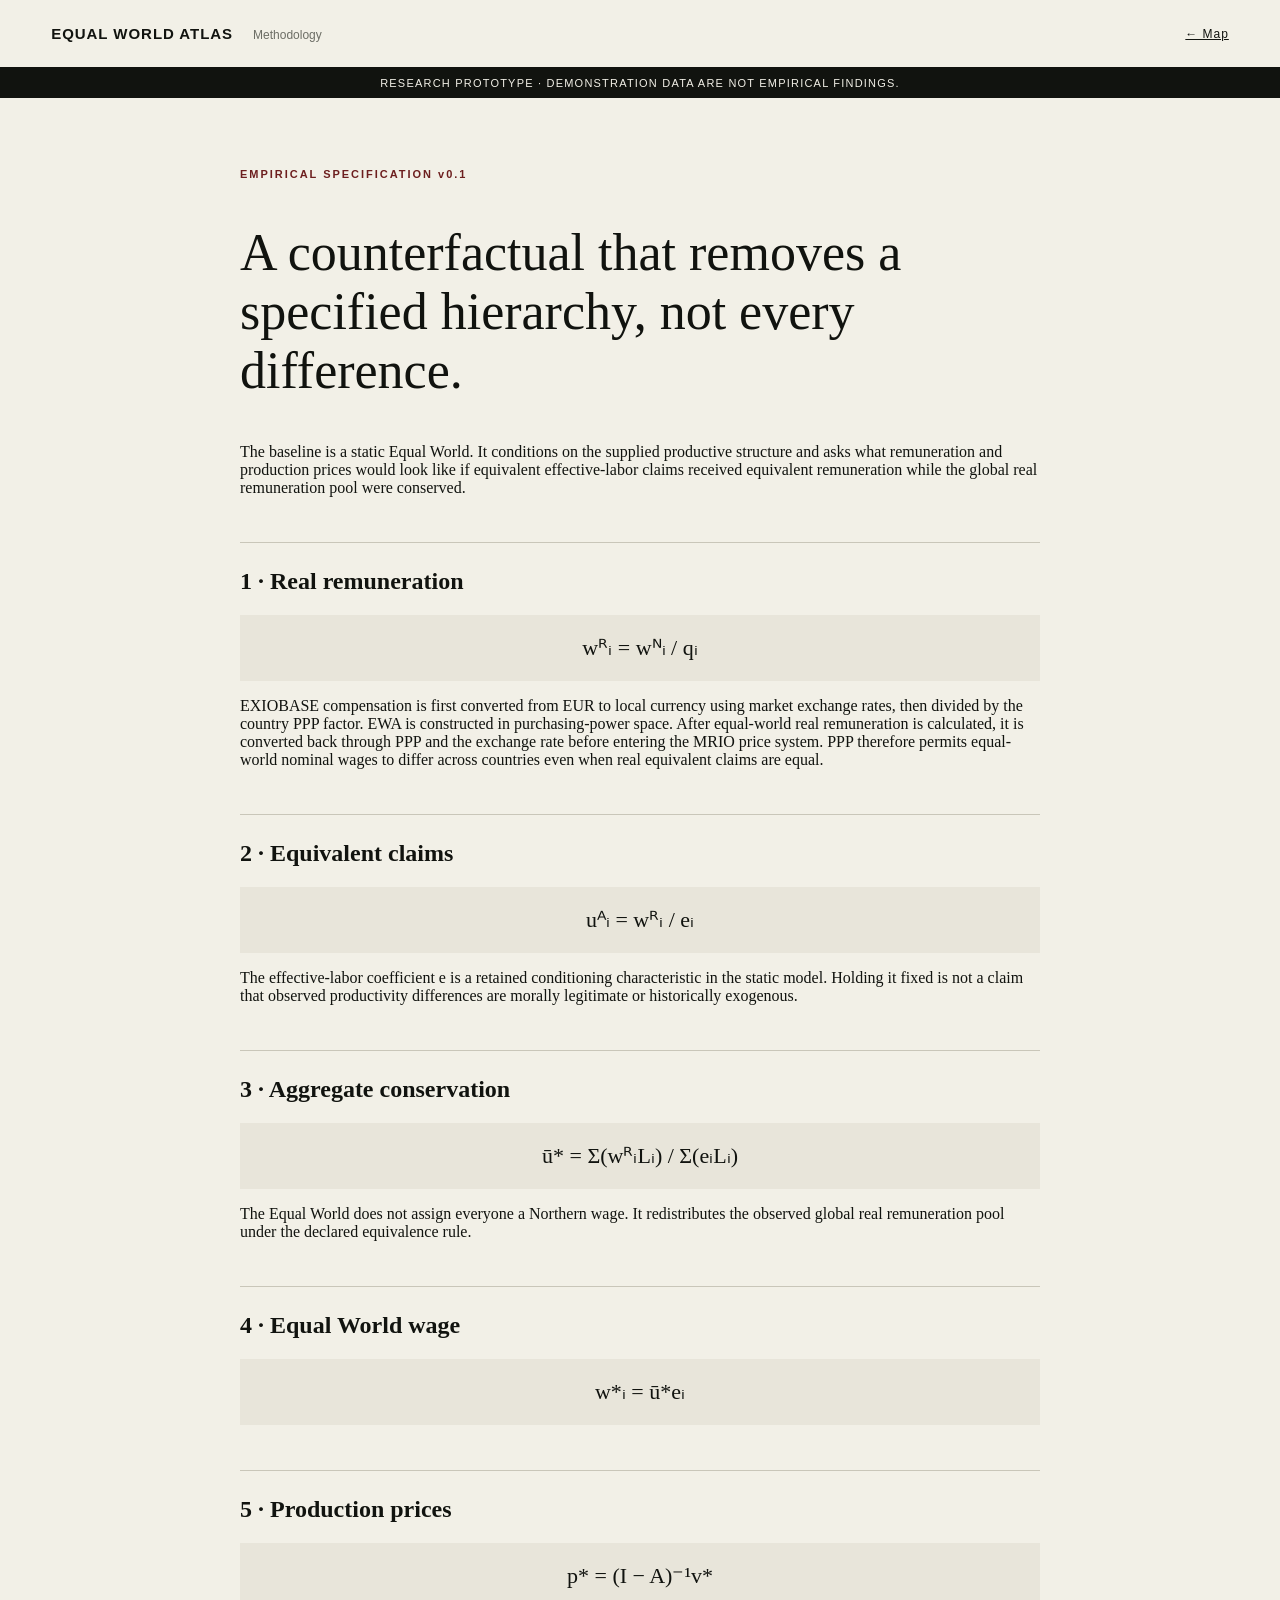
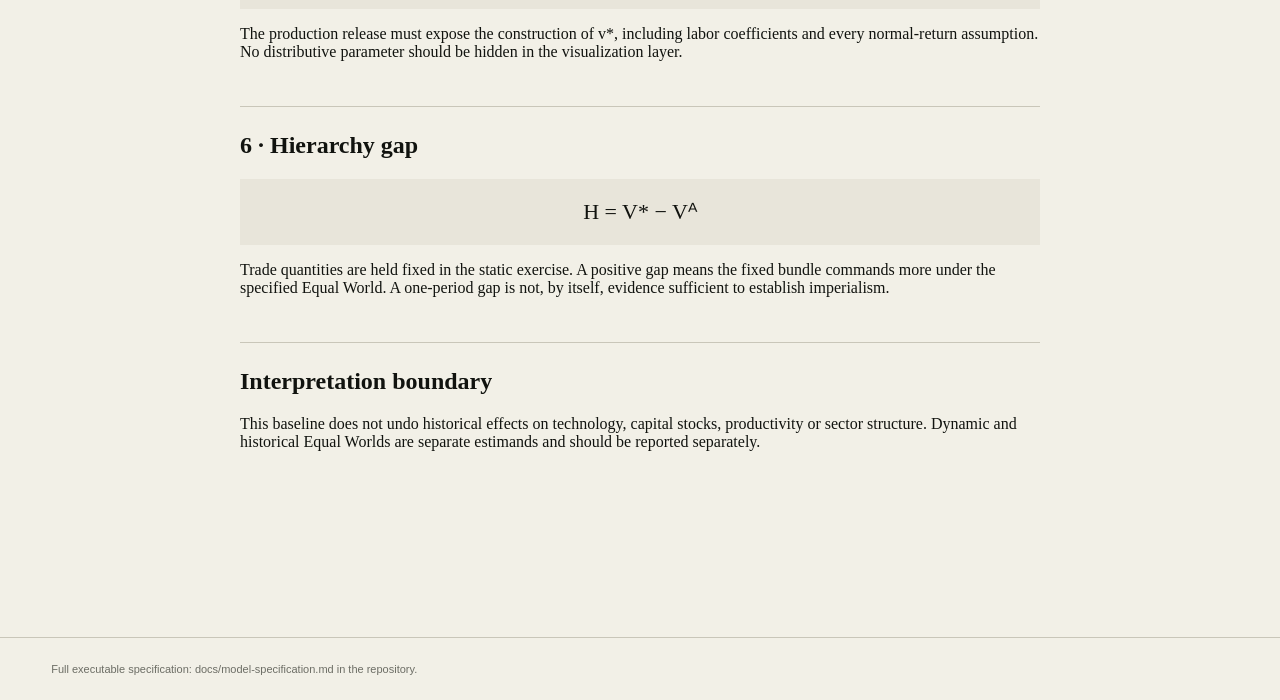
<file: site/methodology.html>
<!doctype html><html lang="en"><head><meta charset="utf-8"><meta name="viewport" content="width=device-width,initial-scale=1"><title>EWA Methodology</title><link rel="stylesheet" href="style.css"></head><body><header><div><b>EQUAL WORLD ATLAS</b><span>Methodology</span></div><a href="index.html">← Map</a></header><div class="warning">RESEARCH PROTOTYPE · DEMONSTRATION DATA ARE NOT EMPIRICAL FINDINGS.</div><article class="method"><p class="eyebrow">EMPIRICAL SPECIFICATION v0.1</p><h1>A counterfactual that removes a specified hierarchy, not every difference.</h1><p>The baseline is a static Equal World. It conditions on the supplied productive structure and asks what remuneration and production prices would look like if equivalent effective-labor claims received equivalent remuneration while the global real remuneration pool were conserved.</p><h2>1 · Real remuneration</h2><div class="formula">wᴿᵢ = wᴺᵢ / qᵢ</div><p>EXIOBASE compensation is first converted from EUR to local currency using market exchange rates, then divided by the country PPP factor. EWA is constructed in purchasing-power space. After equal-world real remuneration is calculated, it is converted back through PPP and the exchange rate before entering the MRIO price system. PPP therefore permits equal-world nominal wages to differ across countries even when real equivalent claims are equal.</p><h2>2 · Equivalent claims</h2><div class="formula">uᴬᵢ = wᴿᵢ / eᵢ</div><p>The effective-labor coefficient e is a retained conditioning characteristic in the static model. Holding it fixed is not a claim that observed productivity differences are morally legitimate or historically exogenous.</p><h2>3 · Aggregate conservation</h2><div class="formula">ū* = Σ(wᴿᵢLᵢ) / Σ(eᵢLᵢ)</div><p>The Equal World does not assign everyone a Northern wage. It redistributes the observed global real remuneration pool under the declared equivalence rule.</p><h2>4 · Equal World wage</h2><div class="formula">w*ᵢ = ū*eᵢ</div><h2>5 · Production prices</h2><div class="formula">p* = (I − A)⁻¹v*</div><p>The production release must expose the construction of v*, including labor coefficients and every normal-return assumption. No distributive parameter should be hidden in the visualization layer.</p><h2>6 · Hierarchy gap</h2><div class="formula">H = V* − Vᴬ</div><p>Trade quantities are held fixed in the static exercise. A positive gap means the fixed bundle commands more under the specified Equal World. A one-period gap is not, by itself, evidence sufficient to establish imperialism.</p><h2>Interpretation boundary</h2><p>This baseline does not undo historical effects on technology, capital stocks, productivity or sector structure. Dynamic and historical Equal Worlds are separate estimands and should be reported separately.</p></article><footer>Full executable specification: docs/model-specification.md in the repository.</footer></body></html>
</file>
<file: site/style.css>
:root{--ink:#11130f;--paper:#f2f0e7;--muted:#6c6d65;--line:#c9c6b9;--accent:#6d1f1f;--panel:#e8e5da}*{box-sizing:border-box}body{margin:0;background:var(--paper);color:var(--ink);font-family:Georgia,"Times New Roman",serif}header{height:68px;border-bottom:1px solid var(--ink);display:flex;align-items:center;justify-content:space-between;padding:0 4vw;font-family:Arial,sans-serif;font-size:12px;letter-spacing:.08em}header b{font-size:15px}header span{margin-left:20px;color:var(--muted);letter-spacing:0}header a{color:inherit}.warning{background:var(--ink);color:var(--paper);font:11px Arial,sans-serif;letter-spacing:.11em;padding:9px 4vw;text-align:center}.hero{padding:70px 7vw 35px;max-width:1100px}.eyebrow{font:11px Arial,sans-serif;letter-spacing:.18em;color:var(--accent);font-weight:bold}.hero h1{font-size:clamp(38px,6vw,76px);line-height:.96;font-weight:normal;margin:16px 0 25px}.hero>p:last-child{max-width:720px;font-size:18px;line-height:1.55;color:#34352f}.controls{margin:0 4vw;border-top:1px solid var(--line);border-bottom:1px solid var(--line);padding:14px 2vw;display:flex;justify-content:space-between;font:12px Arial,sans-serif}select{background:transparent;border:0;border-bottom:1px solid var(--ink);padding:4px 25px 4px 5px}.mapwrap{position:relative;margin:25px 4vw 55px}#map{width:100%;height:auto}.country{fill:#d8d5ca;stroke:var(--paper);stroke-width:.5}.country.hasdata{cursor:pointer;stroke:#4b4c45;stroke-width:.8}.country:hover{stroke:var(--ink);stroke-width:1.5}#tooltip{display:none;position:absolute;background:var(--ink);color:white;padding:8px 10px;font:12px Arial,sans-serif;pointer-events:none}.lower{border-top:1px solid var(--ink);display:grid;grid-template-columns:2fr 1fr;gap:7vw;padding:55px 7vw 90px}.lower h2{font-size:42px;font-weight:normal;margin:8px 0 20px}.lower aside{border-left:1px solid var(--line);padding-left:35px;font:14px/1.6 Arial,sans-serif}.step{display:grid;grid-template-columns:55px 1fr 160px;gap:18px;border-top:1px solid var(--line);padding:18px 0}.step .num{font:11px Arial;color:var(--muted)}.step h3{margin:0 0 7px;font-size:17px}.eq{font-family:Georgia;font-style:italic}.value{text-align:right;font:600 15px Arial,sans-serif}.unit{display:block;font-size:10px;color:var(--muted);font-weight:normal;margin-top:4px}.button{display:inline-block;margin-top:15px;color:var(--ink);font-weight:bold}footer{border-top:1px solid var(--line);padding:25px 4vw;font:11px Arial;color:var(--muted)}.method{max-width:850px;margin:70px auto;padding:0 25px 100px}.method h1{font-size:52px;font-weight:normal}.method h2{margin-top:45px;border-top:1px solid var(--line);padding-top:25px}.formula{font-size:22px;background:var(--panel);padding:20px;text-align:center}@media(max-width:750px){.lower{grid-template-columns:1fr}.lower aside{border-left:0;border-top:1px solid var(--line);padding:25px 0}.step{grid-template-columns:35px 1fr}.value{grid-column:2;text-align:left}.hero{padding-top:45px}header span{display:none}}
</file>
